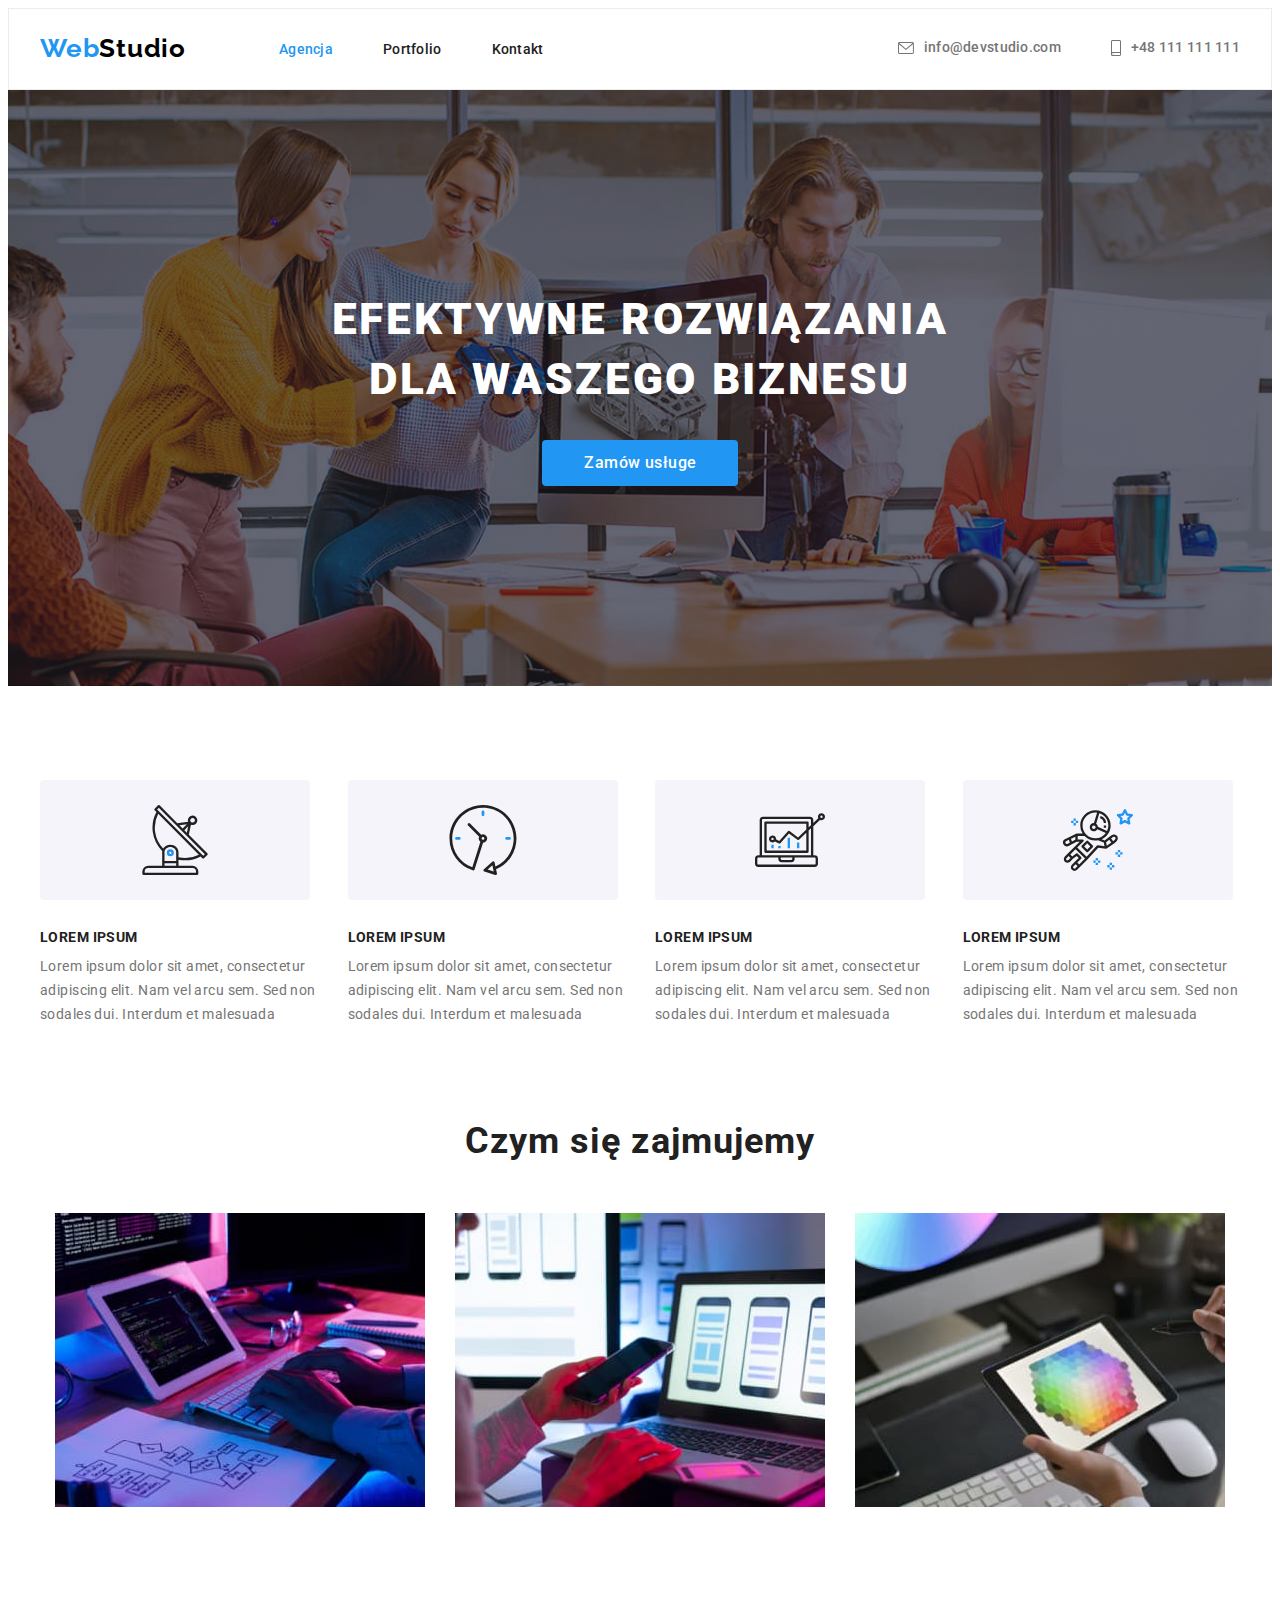
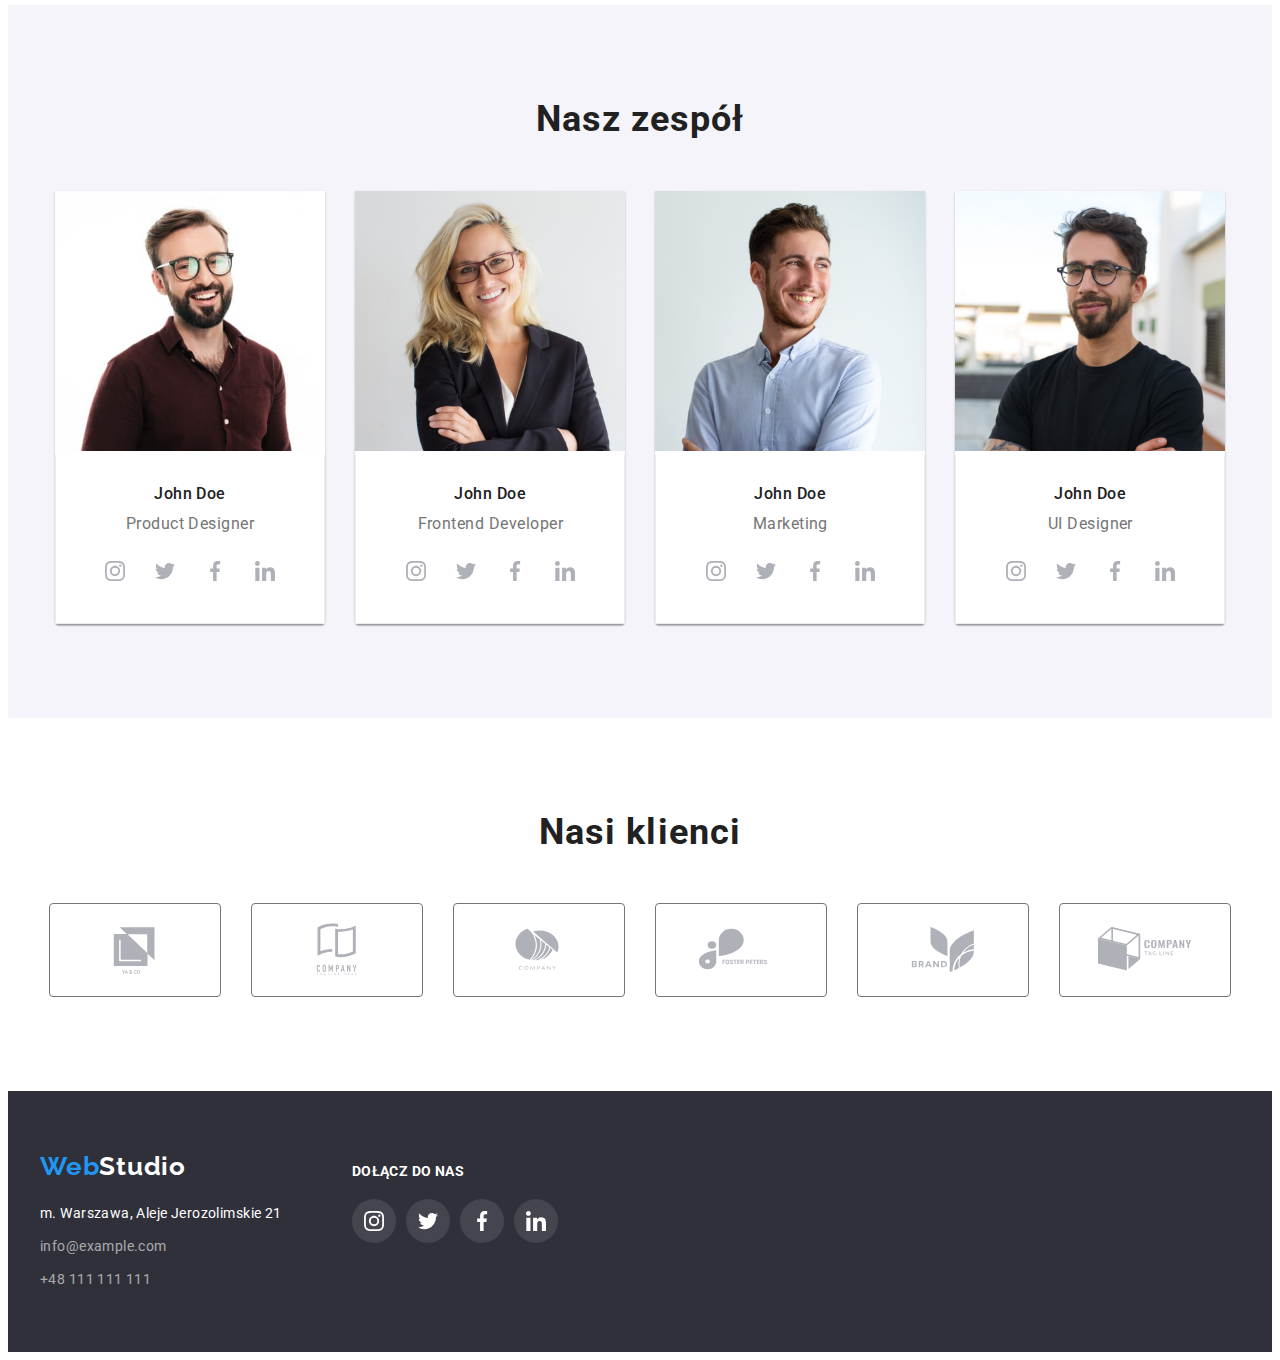
<file: index.html>
<!DOCTYPE html>
<html lang="en">
  <head>
    <meta charset="UTF-8" />
    <meta http-equiv="X-UA-Compatible" content="IE=edge" />
    <meta name="viewport" content="width=device-width, initial-scale=1.0" />
    <link
      rel="stylesheet"
      href="https://cdnjs.cloudflare.com/ajax/libs/modern-normalize/1.1.0/modern-normalize.min.css"
      integrity="sha512-wpPYUAdjBVSE4KJnH1VR1HeZfpl1ub8YT/NKx4PuQ5NmX2tKuGu6U/JRp5y+Y8XG2tV+wKQpNHVUX03MfMFn9Q=="
      crossorigin="anonymous"
      referrerpolicy="no-referrer"
    />
    <link rel="preconnect" href="https://fonts.googleapis.com" />
    <link rel="preconnect" href="https://fonts.gstatic.com" crossorigin />
    <link
      href="https://fonts.googleapis.com/css2?family=Raleway:ital,wght@0,700;1,700&family=Roboto:ital,wght@0,400;0,500;0,700;0,900;1,400;1,500;1,700;1,900&display=swap"
      rel="stylesheet"
    />
    <link rel="stylesheet" href="./css/styles.css" />
    <title>Studio</title>
  </head>
  <body>
    <header class="top">
      <section class="container flex">
        <nav class="navigation">
          <a class="logo" href="index.html"
            ><span class="color-logo">Web</span>Studio</a
          >
          <ul class="list nav">
            <li><a class="header-item current" href="index.html">Agencja</a></li>
            <li>
              <a class="header-item" href="portfolio.html">Portfolio</a>
            </li>
            <li><a class="header-item" href="/">Kontakt</a></li>
          </ul>
        </nav>
        <ul class="list nav">
          <li>
            <a class="contact-header" href="mailto:info@devstudio.com">
              <svg class="contact-icon" width="16" height="12"><use href="images/icons.svg#icon-mail"></use></svg>
              info@devstudio.com
            </a>
          </li>
          <li>
          <a class="contact-header" href="tel:+48111111111"><svg class="contact-icon" width="10" height="16">
            <use
                href="images/icons.svg#icon-smartphone1"
            ></use></svg
        >+48 111 111 111</a>
          </li>
        </ul>
      </section>
    </header>
    <main>
      <section class="topic-container">
        <div class="container">
          <h1 class="topic">Efektywne rozwiązania <br />
            dla waszego biznesu</h1>
          <button class="main-button" type="button">Zamów usługe</button>
        </div>
      </section>

      <section class="text-containter">
        <h2 class="visually-hidden">
          Lorem ipsum dolor, sit amet consectetur adipisicing elit. Veritatis
          dicta autem ipsam, quae excepturi iste.
        </h2>
        <ul class="list container lorem">
          <li>
            <div class="description-icon">
              <svg
                  class="icon icon-antenna"
                  width="70"
                  height="70"
              >
                  <use
                      xlink:href="images/icons.svg#icon-antenna"
                  ></use>
              </svg>
          </div>
            <span class="list-item">LOREM IPSUM</span>
            <p class="list-content">
              Lorem ipsum dolor sit amet, consectetur adipiscing elit. Nam vel
              arcu sem. Sed non sodales dui. Interdum et malesuada
            </p>
          </li>
          <li>
            <div class="description-icon">
              <svg class="icon icon-clock" width="70" height="70">
                  <use
                      xlink:href="images/icons.svg#icon-clock"
                  ></use>
              </svg>
          </div>
            <span class="list-item">LOREM IPSUM</span>
            <p class="list-content">
              Lorem ipsum dolor sit amet, consectetur adipiscing elit. Nam vel
              arcu sem. Sed non sodales dui. Interdum et malesuada
            </p>
          </li>
          <li>
            <div class="description-icon">
              <svg
                  class="icon icon-diagram"
                  width="70"
                  height="70"
              >
                  <use
                      xlink:href="images/icons.svg#icon-diagram"
                  ></use>
              </svg>
          </div>
            <span class="list-item">LOREM IPSUM</span>
            <p class="list-content">
              Lorem ipsum dolor sit amet, consectetur adipiscing elit. Nam vel
              arcu sem. Sed non sodales dui. Interdum et malesuada
            </p>
          </li>
          <li>
            <div class="description-icon">
              <svg
                  class="icon icon-astronaut"
                  width="70"
                  height="70"
              >
                  <use
                      xlink:href="images/icons.svg#icon-astronaut"
                  ></use>
              </svg>
          </div>
            <span class="list-item">LOREM IPSUM</span>
            <p class="list-content">
              Lorem ipsum dolor sit amet, consectetur adipiscing elit. Nam vel
              arcu sem. Sed non sodales dui. Interdum et malesuada
            </p>
          </li>
        </ul>
      </section>
      <section class="section">
        <div class="container">
          <h2 class="job caption">Czym się zajmujemy</h2>
          <ul class="list pictures">
            <li>
              <img
                src="images/desk_with_keyboard.jpg"
                alt="biurko z klawiaturą i monitorem"
                height="294"
              />
            </li>
            <li>
              <img
                src="images/desk_with_laptop.jpg"
                alt="laptop leżący na biurku"
                height="294"
              />
            </li>
            <li>
              <img
                src="images/desk_with_tablet.jpg"
                alt="tablet z wyborem kolorów"
                height="294"
              />
            </li>
          </ul>
        </div>
      </section>
      <section class="employees-section section">
        <div class="container">
        <span class="caption">Nasz zespół</span>
        <ul class="list pictures">
          <li class="pictures-item">
            <img
              src="images/john_doe_the_man_with_glasses_first.jpg"
              alt="John Doe mężczyzna z okularami"
              height="260"
            />
            <div class="section-wrapper">
              <span class="section-item">John Doe</span>
              <span class="section-content">Product Designer</span>
              <ul class="team-contact list">
                <li class="team-list-icon">
                    <svg
                        class="team-icon"
                        width="20"
                        height="20"
                    >
                        <use
                            xlink:href="images/icons.svg#icon-instagram"
                        ></use>
                    </svg>
                </li>
                <li class="team-list-icon">
                    <svg
                        class="team-icon"
                        width="20"
                        height="20"
                    >
                        <use
                            xlink:href="images/icons.svg#icon-twitter"
                        ></use>
                    </svg>
                </li>
                <li class="team-list-icon">
                    <svg
                        class="team-icon icon-facebook"
                        width="20"
                        height="20"
                    >
                        <use
                            xlink:href="images/icons.svg#icon-facebook"
                        ></use>
                    </svg>
                </li>
                <li class="team-list-icon">
                    <svg
                        class="team-icon icon-linkedin"
                        width="20"
                        height="20"
                    >
                        <use
                            xlink:href="images/icons.svg#icon-linkedin"
                        ></use>
                    </svg>
                </li>
            </ul>
            </div>
          </li>
          <li class="pictures-item">
            <img
              src="images/john_doe_woman.jpg"
              alt="John Doe kobieta z okularami"
              height="260"
            />
            <div class="section-wrapper">
            <span class="section-item">John Doe</span>
            <span class="section-content">Frontend Developer</span>
            <ul class="team-contact list">
              <li class="team-list-icon">
                  <svg
                      class="team-icon icon-instagram"
                      width="20"
                      height="20"
                  >
                      <use
                          xlink:href="images/icons.svg#icon-instagram"
                      ></use>
                  </svg>
              </li>
              <li class="team-list-icon">
                  <svg
                      class="team-icon icon-twitter"
                      width="20"
                      height="20"
                  >
                      <use
                          xlink:href="images/icons.svg#icon-twitter"
                      ></use>
                  </svg>
              </li>
              <li class="team-list-icon">
                  <svg
                      class="team-icon icon-facebook"
                      width="20"
                      height="20"
                  >
                      <use
                          xlink:href="images/icons.svg#icon-facebook"
                      ></use>
                  </svg>
              </li>
              <li class="team-list-icon">
                  <svg
                      class="team-icon icon-linkedin"
                      width="20"
                      height="20"
                  >
                      <use
                          xlink:href="images/icons.svg#icon-linkedin"
                      ></use>
                  </svg>
              </li>
          </ul>
          </div>
          </li>
          <li class="pictures-item">
            <img
              src="images/john_doe_man_without_glasses.jpg"
              alt="John Doe mężczyzna bez okularów"
              height="260"
            />
            <div class="section-wrapper">
            <span class="section-item">John Doe</span>
            <span class="section-content">Marketing</span>
            <ul class="team-contact list">
              <li class="team-list-icon">
                  <svg
                      class="team-icon icon-instagram"
                      width="20"
                      height="20"
                  >
                      <use
                          xlink:href="images/icons.svg#icon-instagram"
                      ></use>
                  </svg>
              </li>
              <li class="team-list-icon">
                  <svg
                      class="team-icon icon-twitter"
                      width="20"
                      height="20"
                  >
                      <use
                          xlink:href="images/icons.svg#icon-twitter"
                      ></use>
                  </svg>
              </li>
              <li class="team-list-icon">
                  <svg
                      class="team-icon icon-facebook"
                      width="20"
                      height="20"
                  >
                      <use
                          xlink:href="images/icons.svg#icon-facebook"
                      ></use>
                  </svg>
              </li>
              <li class="team-list-icon">
                  <svg
                      class="team-icon icon-linkedin"
                      width="20"
                      height="20"
                  >
                      <use
                          xlink:href="images/icons.svg#icon-linkedin"
                      ></use>
                  </svg>
              </li>
          </ul>
            </div>
          </li>
          <li class="pictures-item">
            <img
              src="images/john_doe_the_man_with_glasses_second.jpg"
              alt="John Doe mężczyzna z okularami"
              height="260"
            />
            <div class="section-wrapper">
            <span class="section-item">John Doe</span>
            <span class="section-content">UI Designer</span>
            <ul class="team-contact list">
              <li class="team-list-icon">
                  <svg
                      class="team-icon icon-instagram"
                      width="20"
                      height="20"
                  >
                      <use
                          xlink:href="images/icons.svg#icon-instagram"
                      ></use>
                  </svg>
              </li>
              <li class="team-list-icon">
                  <svg
                      class="team-icon icon-twitter"
                      width="20"
                      height="20"
                  >
                      <use
                          xlink:href="images/icons.svg#icon-twitter"
                      ></use>
                  </svg>
              </li>
              <li class="team-list-icon">
                  <svg
                      class="team-icon icon-facebook"
                      width="20"
                      height="20"
                  >
                      <use
                          xlink:href="images/icons.svg#icon-facebook"
                      ></use>
                  </svg>
              </li>
              <li class="team-list-icon">
                  <svg
                      class="team-icon icon-linkedin"
                      width="20"
                      height="20"
                  >
                      <use
                          xlink:href="images/icons.svg#icon-linkedin"
                      ></use>
                  </svg>
              </li>
          </ul>
            </div>
          </li>
        </ul>
      </section>
      <section class="clients section">
        <h2 class="caption">Nasi klienci</h2>
        <ul class="clients-list list">
            <li class="clients-item">
                <svg
                    class="clients-icon icon-logo1"
                    width="106"
                    height="60,04"
                >
                    <use xlink:href="images/icons.svg#icon-logo1"></use>
                </svg>
            </li>
            <li class="clients-item">
                <svg
                    class="clients-icon icon-logo2"
                    width="106"
                    height="60,04"
                >
                    <use xlink:href="images/icons.svg#icon-logo2"></use>
                </svg>
            </li>
            <li class="clients-item">
                <svg
                    class="clients-icon icon-logo3"
                    width="106"
                    height="60,04"
                >
                    <use xlink:href="images/icons.svg#icon-logo3"></use>
                </svg>
            </li>
            <li class="clients-item">
                <svg
                    class="clients-icon icon-logo4"
                    width="106"
                    height="60,04"
                >
                    <use xlink:href="images/icons.svg#icon-logo4"></use>
                </svg>
            </li>
            <li class="clients-item">
                <svg
                    class="clients-icon icon-logo5"
                    width="106"
                    height="60,04"
                >
                    <use xlink:href="images/icons.svg#icon-logo5"></use>
                </svg>
            </li>
            <li class="clients-item">
                <svg
                    class="clients-icon icon-logo6"
                    width="106"
                    height="60,04"
                >
                    <use xlink:href="images/icons.svg#icon-logo6"></use>
                </svg>
            </li>
        </ul>
    </section>
    </main>
    <footer class="bottom-of-the-page">
      <section class="container footer-flex">
        <div class="our-address">
        <a class="logo" href="/"><span class="color-logo">Web</span>Studio</a>
        <div class="adress-wrapper">
          <address class="information">
          <ul class="list">
            <li class="address city">m. Warszawa, Aleje Jerozolimskie 21</li>
            <li class="email">
              <a class="address-footer" href="mailto:info@example.com"
              >info@example.com</a
              >
            </li>
            <li>
              <a class="address-footer" href="tel:+48111111111"
              >+48 111 111 111</a
              >
            </li>
          </ul>
          </address>
        </div>
        </div>
        <div class="join-main">
          <p class="address-join">Dołącz do nas</p>
          <ul class="address-contact list">
              <li class="address-join-item">
                  <svg
                      class="address-icon icon-instagram"
                      width="20"
                      height="20"
                  >
                      <use
                          xlink:href="images/icons.svg#icon-instagram"
                      ></use>
                  </svg>
              </li>
              <li class="address-join-item">
                  <svg
                      class="address-icon"
                      width="20"
                      height="20"
                  >
                      <use
                          xlink:href="images/icons.svg#icon-twitter"
                      ></use>
                  </svg>
              </li>
              <li class="address-join-item">
                  <svg
                      class="address-icon"
                      width="20"
                      height="20"
                  >
                      <use
                          xlink:href="images/icons.svg#icon-facebook"
                      ></use>
                  </svg>
              </li>
              <li class="address-join-item">
                  <svg
                      class="address-icon"
                      width="20"
                      height="20"
                  >
                      <use
                          xlink:href="images/icons.svg#icon-linkedin"
                      ></use>
                  </svg>
              </li>
          </ul>
      </div>
      </section>
    </footer>
  </body>
</html>
</file>
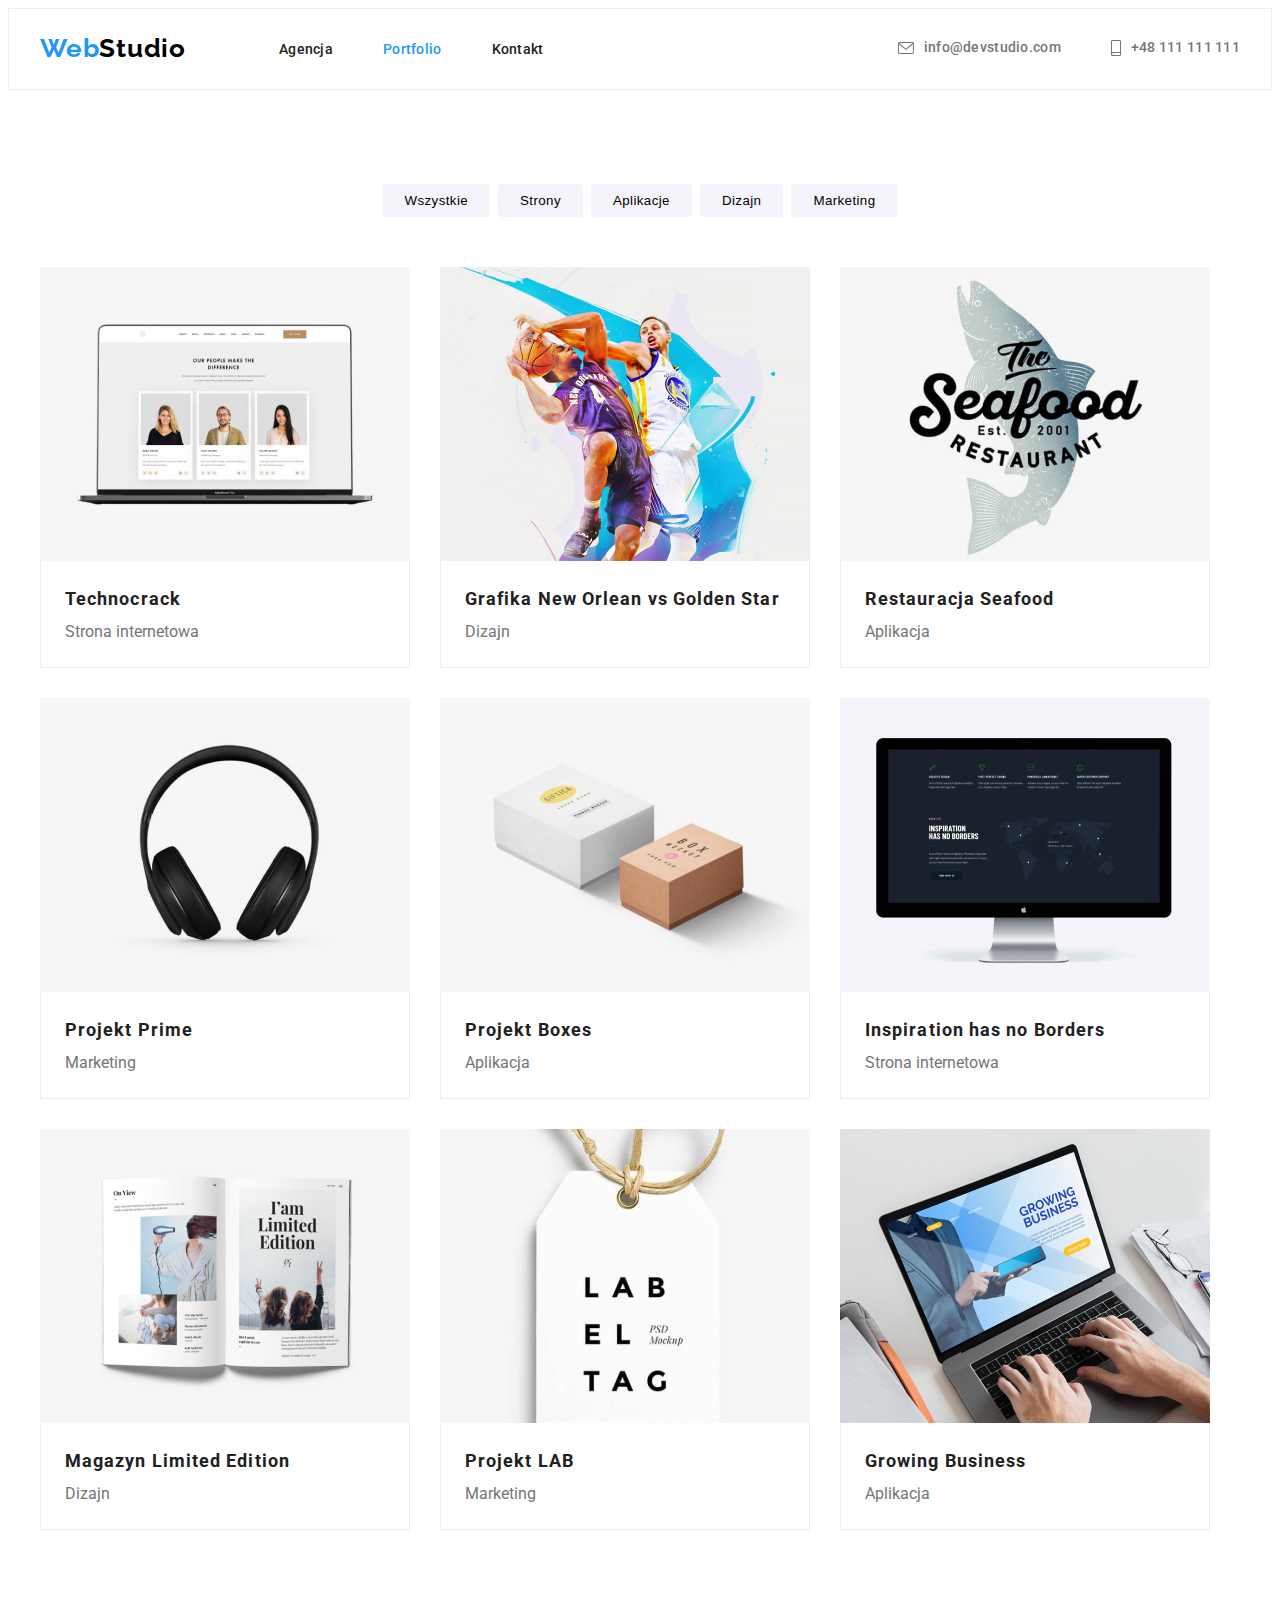
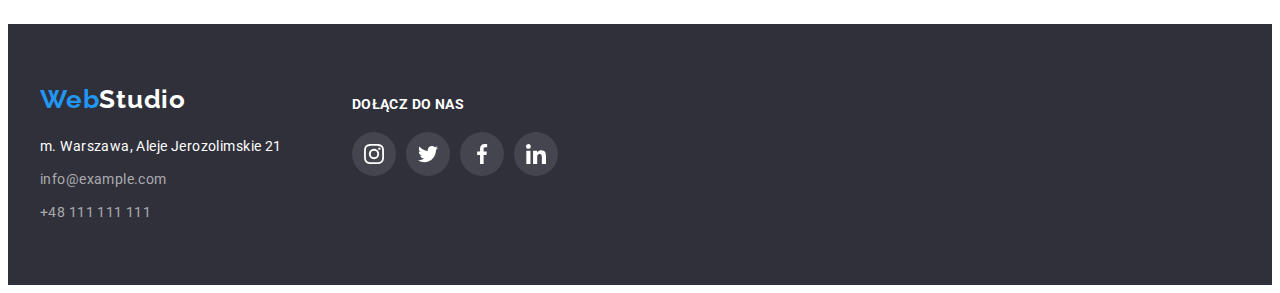
<file: portfolio.html>
<!DOCTYPE html>
<html lang="en">
  <head>
    <meta charset="UTF-8" />
    <meta http-equiv="X-UA-Compatible" content="IE=edge" />
    <meta name="viewport" content="width=device-width, initial-scale=1.0" />
    <link
      rel="stylesheet"
      href="https://cdnjs.cloudflare.com/ajax/libs/modern-normalize/1.1.0/modern-normalize.min.css"
      integrity="sha512-wpPYUAdjBVSE4KJnH1VR1HeZfpl1ub8YT/NKx4PuQ5NmX2tKuGu6U/JRp5y+Y8XG2tV+wKQpNHVUX03MfMFn9Q=="
      crossorigin="anonymous"
      referrerpolicy="no-referrer"
    />
    <link rel="preconnect" href="https://fonts.googleapis.com" />
    <link rel="preconnect" href="https://fonts.gstatic.com" crossorigin />
    <link
      href="https://fonts.googleapis.com/css2?family=Raleway:ital,wght@0,700;1,700&family=Roboto:ital,wght@0,400;0,500;0,700;0,900;1,400;1,500;1,700;1,900&display=swap"
      rel="stylesheet"
    />
        <link rel="stylesheet" href="./css/styles.css" />
    <title>Document</title>
  </head>
  <body class="portfolio-background">
    <header class="top">
      <section class="container flex">
        <nav class="navigation">
          <a class="logo" href="index.html"
            ><span class="color-logo">Web</span>Studio</a
          >
          <ul class="list nav">
            <li><a class="header-item" href="index.html">Agencja</a></li>
            <li>
              <a class="header-item current" href="portfolio.html">Portfolio</a>
            </li>
            <li><a class="header-item" href="/">Kontakt</a></li>
          </ul>
        </nav>
        <ul class="list nav">
          <li>
            <a class="contact-header" href="mailto:info@devstudio.com">
              <svg class="contact-icon" width="16" height="12"><use href="images/icons.svg#icon-mail"></use></svg>
              info@devstudio.com
            </a>
          </li>
          <li>
          <a class="contact-header" href="tel:+48111111111"><svg class="contact-icon" width="10" height="16">
            <use
                href="images/icons.svg#icon-smartphone1"
            ></use></svg
        >+48 111 111 111</a>
          </li>
        </ul>
      </section>
    </header>
    <main class="main container">
      <h1 class="visually-hidden">Portfolio</h1>
      <section class="section">
        <ul class="list option">
          <li>
            <button class="menu-button" type="button" href="/">
              Wszystkie
            </button>
          </li>
          <li>
            <button class="menu-button" type="button" href="/">Strony</button>
          </li>
          <li>
            <button class="menu-button" type="button" href="/">
              Aplikacje
            </button>
          </li>
          <li>
            <button class="menu-button" type="button" href="/">Dizajn</button>
          </li>
          <li>
            <button class="menu-button" type="button" href="/">
              Marketing
            </button>
          </li>
        </ul>
        <ul class="list resource">
          <li class="resource-item">
            <img class="project-image"
              src="images/technocrack_image.jpg"
              alt="Laptop z stroną internetową"
              height="294"
            />
            <div class="portfolio-information">
            <span class="section-name">Technocrack</span>
            <span class="section-name-content">Strona internetowa</span>
            </div
          </li>
          <li class="resource-item">
            <img class="project-image"
              src="images/grafika_new_orlean_vs_golden_star_image.jpg"
              alt="Dwóch zawodników koszykówki"
              height="294"
            />
            <div class="portfolio-information">
            <span class="section-name">Grafika New Orlean vs Golden Star</span>
            <span class="section-name-content">Dizajn</span>
          </div>
          </li>
          <li class="resource-item">
            <img class="project-image"
              src="images/logo_seafood_image.jpg"
              alt="Logo restauracji Seafood"
              height="294"
            />
            <div class="portfolio-information">
            <span class="section-name">Restauracja Seafood</span>
            <span class="section-name-content">Aplikacja</span>
          </div>
          </li>
          <li class="resource-item">
            <img class="project-image"
              src="images/project_prime_image.jpg"
              alt="Zdjęcie słuchawek"
              height="294"
            />
            <div class="portfolio-information">
            <span class="section-name">Projekt Prime</span>
            <span class="section-name-content">Marketing</span>
          </div>
          </li>
          <li class="resource-item">
            <img class="project-image"
              src="images/project_boxes_image.jpg"
              alt="Zdjęcie dwóch pudełek"
              height="294"
            />
            <div class="portfolio-information">
            <span class="section-name">Projekt Boxes</span>
            <span class="section-name-content">Aplikacja</span>
          </div>
          </li>
          <li class="resource-item">
            <img class="project-image"
              src="images/inspiration_has_no_borders_image.jpg"
              alt="monitor z mapą świata"
              height="294"
            />
            <div class="portfolio-information">
            <span class="section-name">Inspiration has no Borders</span>
            <span class="section-name-content">Strona internetowa</span>
          </div>
          </li>
          <li class="resource-item">
            <img class="project-image"
              src="images/magazyn_limited_edition_image.jpg"
              alt="zdjęcie gazety"
              height="294"
            />
            <div class="portfolio-information">
            <span class="section-name">Magazyn Limited Edition</span>
            <span class="section-name-content">Dizajn</span>
          </div>
          </li>
          <li class="resource-item">
            <img class="project-image"
              src="images/project_lab_image.jpg"
              alt="logo Projekt LAB"
              height="294"
            />
            <div class="portfolio-information">
            <span class="section-name">Projekt LAB</span>
            <span class="section-name-content">Marketing</span>
          </div>
          </li>
          <li class="resource-item">
            <img class="project-image"
              src="images/growing_business_images.jpg"
              alt="lapotop z aplikacją Growing Business"
              height="294"
            />
            <div class="portfolio-information">
            <span class="section-name">Growing Business</span>
            <span class="section-name-content">Aplikacja</span>
          </div>
          </li>
        </ul>
      </section>
    </main>
    <footer class="bottom-of-the-page">
      <section class="container footer-flex">
        <div class="our-address">
        <a class="logo" href="/"><span class="color-logo">Web</span>Studio</a>
        <div class="adress-wrapper">
          <address class="information">
          <ul class="list">
            <li class="address city">m. Warszawa, Aleje Jerozolimskie 21</li>
            <li class="email">
              <a class="address-footer" href="mailto:info@example.com"
              >info@example.com</a
              >
            </li>
            <li>
              <a class="address-footer" href="tel:+48111111111"
              >+48 111 111 111</a
              >
            </li>
          </ul>
          </address>
        </div>
        </div>
        <div class="join-main">
          <p class="address-join">Dołącz do nas</p>
          <ul class="address-contact list">
              <li class="address-join-item">
                  <svg
                      class="address-icon icon-instagram"
                      width="20"
                      height="20"
                  >
                      <use
                          xlink:href="images/icons.svg#icon-instagram"
                      ></use>
                  </svg>
              </li>
              <li class="address-join-item">
                  <svg
                      class="address-icon"
                      width="20"
                      height="20"
                  >
                      <use
                          xlink:href="images/icons.svg#icon-twitter"
                      ></use>
                  </svg>
              </li>
              <li class="address-join-item">
                  <svg
                      class="address-icon"
                      width="20"
                      height="20"
                  >
                      <use
                          xlink:href="images/icons.svg#icon-facebook"
                      ></use>
                  </svg>
              </li>
              <li class="address-join-item">
                  <svg
                      class="address-icon"
                      width="20"
                      height="20"
                  >
                      <use
                          xlink:href="images/icons.svg#icon-linkedin"
                      ></use>
                  </svg>
              </li>
          </ul>
      </div>
      </section>
    </footer>
  </body>
</html>
</file>
<file: css/styles.css>
:root {
    --first-color: rgb(33, 150, 243);
    --second-color: rgb(33, 33, 33);
    --third-color: rgb(0, 0, 0);
    --fourth-color: rgb(117, 117, 117);
    --fifth-color: rgba(255, 255, 255, 0.6);
    --sixth-color: rgb(47, 48, 58);
    --seventh-color: rgb(255, 255, 255);
    --eight-color: rgb(229, 229, 229);
    --ninth-color: rgb(117, 117, 117);
    --tenth-color: rgb(245, 244, 250);
    --eleventh-color: rgba(47, 48, 58, 1);
    --twelve-color: rgba(175, 177, 184, 1);
}
h1,
h2,
h3,
h4,
h5,
h6,
p,
ul {
    margin: 0;
    padding: 0;
    border: 0;
}
body {
    font-family: Roboto, sans-serif;
    color: var(--second-color);
}
.flex,
.navigation {
    align-items: center;
    display: flex;
}
.portfolio-background,
.top {
    background-color: var(--brand-color-white);
}
.color-logo,
.logo {
    font-family: Raleway;
    font-weight: 700;
    font-size: 26px;
    line-height: 1.19;
}
.contact-icon {
    fill: var(--ninth-color);
}
.team-icon,
.clients-icon {
    fill: var(--twelve-color);
}
.clients-item:focus .clients-icon,
.clients-item:hover .clients-icon,
.contact-header:hover > .contact-icon {
    fill: var(--first-color);
}
.address-join,
.list-item,
.topic {
    text-transform: uppercase;
}
.clients-item,
.main-button,
.menu-button,
.team-list-icon {
    cursor: pointer;
}
.resource-item:hover,
.resource-item:focus {
    box-shadow: 0px 4px 4px rgba(0, 0, 0, 0.25);
    cursor: pointer;
}
.container {
    width: 100%;
    max-width: 1200px;
    margin: auto;
    padding: 0 15px;
}
.flex {
    justify-content: space-between;
}
.top {
    display: flex;
    padding-top: 24px;
    padding-bottom: 25px;
    border: 1px solid #ececec;
}
.navigation {
    justify-content: space-between;
    gap: 93px;
}
.list {
    list-style-type: none;
}
.nav {
    display: flex;
    gap: 50px;
}
.logo {
    color: var(--third-color);
    letter-spacing: 0.03em;
    text-decoration: none;
}
.color-logo {
    color: var(--first-color);
}
.contact-header,
.header-item {
    font-weight: 500;
    font-size: 14px;
    line-height: 1.14;
    letter-spacing: 0.02em;
    text-decoration: none;
}
.header-item {
    color: var(--second-color);
}
.address-footer:hover,
.contact-header:focus,
.contact-header:hover,
.current,
.header-item:focus,
.header-item:hover {
    color: var(--first-color);
}
.contact-icon {
    margin-right: 10px;
}
.contact-header {
    font-style: normal;
    display: flex;
    align-items: center;
    color: var(--fourth-color);
}
.main-button,
.topic {
    color: var(--seventh-color);
}
.contact-header:focus.contact-icon {
    fill: var(--first-color);
}
.topic-container {
    background-color: var(--eleventh-color);
    background-image: linear-gradient(
            rgba(47, 48, 58, 0.4),
            rgba(47, 48, 58, 0.4)
        ),
        url(../images/background-image.jpg);
    background-position: center;
    background-repeat: no-repeat;
    padding-top: 200px;
    padding-bottom: 200px;
}
.address-join-item:hover,
.main-button,
.team-list-icon:hover,
.team-list-icon:hover .team-icon {
    background-color: var(--first-color);
}
.topic-container > .container {
    display: flex;
    flex-direction: column;
    justify-content: center;
    align-items: center;
    gap: 30px;
}
.topic {
    font-size: 44px;
    font-weight: 900;
    line-height: 1.36;
    text-align: center;
    letter-spacing: 0.06em;
}
.main-button {
    font-family: Roboto, sans-serif;
    border: var(--sixth-color);
    font-style: normal;
    font-weight: 500;
    font-size: 16px;
    line-height: 1.62;
    text-align: center;
    letter-spacing: 0.03em;
    border: none;
    padding: 10px 41px 10px 42px;
    border-radius: 4px;
}
.list-content,
.list-item {
    font-style: normal;
    font-size: 14px;
}
.text-containter {
    background-color: var(--brand-color-white);
    padding-top: 94px;
}
.description-icon {
    width: 270px;
    height: 120px;
    background-color: var(--tenth-color);
    align-items: center;
    display: flex;
    justify-content: center;
    border-radius: 4px;
}
.lorem,
.pictures {
    display: flex;
    gap: 30px;
}
.caption,
.list-item {
    display: block;
    letter-spacing: 0.03em;
}
.list-item {
    font-weight: 700;
    line-height: 1.14;
    margin-bottom: 10px;
    margin-top: 30px;
}
.list-content {
    font-weight: 400;
    line-height: 1.71;
    letter-spacing: 0.03em;
    color: var(--ninth-color);
}
.caption,
.section-item {
    font-style: normal;
    color: var(--second-color);
}
.caption {
    font-weight: 700;
    font-size: 36px;
    line-height: 1.16;
    text-align: center;
    padding-bottom: 50px;
}
.section-content,
.section-item {
    font-size: 16px;
    text-align: center;
}
.section {
    padding-top: 94px;
    padding-bottom: 94px;
}
.pictures-item {
    background-color: var(--seventh-color);
    box-shadow: 0 1px 3px rgb(0 0 0 / 12%), 0 1px 1px rgb(0 0 0 / 14%),
        0 2px 1px rgb(0 0 0 / 20%);
    border-radius: 0 0 4px 4px;
}
.menu-button {
    font-weight: 500;
    line-height: 1.6;
    background-color: var(--tenth-color);
    border: none;
    text-align: center;
    letter-spacing: 0.03em;
    padding: 6px 22px;
    border-radius: 4px;
}
.clients-list {
    display: flex;
    justify-content: center;
    gap: 30px;
}
.clients-item {
    width: 170px;
    height: 92px;
    border: 1px solid var(--ninth-color);
    display: flex;
    justify-content: center;
    align-content: center;
    border-radius: 4px;
}
.clients-item:hover {
    border-color: var(--first-color);
}
.menu-button:active,
.menu-button:focus,
.menu-button:hover {
    background-color: var(--first-color);
    color: var(--seventh-color);
}
.portfolio-information,
.project-information {
    border-bottom: 1px solid #ececec;
    border-left: 1px solid #ececec;
    border-right: 1px solid #ececec;
    padding: 20px 24px;
    display: block;
}
.employees-section {
    text-align: center;
    background: var(--tenth-color);
}
.section-item {
    display: block;
    font-weight: 500;
    line-height: 1.18;
    letter-spacing: 0.03em;
    padding-bottom: 5px;
}
.address-footer,
.adress-wrapper,
.information,
.section-content {
    font-style: normal;
    font-weight: 400;
    letter-spacing: 0.03em;
}
.section-content {
    display: block;
    line-height: 19px;
    color: var(--ninth-color);
    padding-top: 5px;
    padding-bottom: 16px;
}
.address,
.address-footer,
.adress-wrapper,
.information {
    font-size: 14px;
    line-height: 1.71;
}
.address,
.bottom-of-the-page .logo {
    color: var(--seventh-color);
}
.bottom-of-the-page {
    background-color: var(--sixth-color);
    padding-top: 60px;
    padding-bottom: 60px;
    display: flex;
    align-content: center;
}
.adress-wrapper,
.information {
    color: var(--seventh-color);
}
.address-footer {
    color: rgba(255, 255, 255, 0.6);
    text-decoration: none;
}
.city {
    margin-top: 20px;
}
.email {
    margin-top: 9px;
    margin-bottom: 9px;
}
.section-name {
    display: block;
    font-weight: 700;
    font-size: 18px;
    line-height: 2;
    letter-spacing: 0.06em;
    color: var(--second-color);
}
.section-name-content {
    display: block;
    line-height: 1.88;
    color: var(--ninth-color);
}
.visually-hidden {
    position: absolute;
    width: 1px;
    height: 1px;
    margin: -1px;
    border: 0;
    padding: 0;
    white-space: nowrap;
    clip-path: inset(100%);
    clip: rect(0 0 0 0);
    overflow: hidden;
}
.pictures {
    display: flex;
    flex-direction: row;
    justify-content: center;
}
.option {
    margin-bottom: 50px;
    display: flex;
    justify-content: center;
    flex-wrap: wrap;
    gap: 8px;
}
.resource {
    display: flex;
    flex-wrap: wrap;
    gap: 30px;
}
.address-contact,
.address-join-item {
    gap: 10px;
    display: flex;
}
.section-wrapper {
    border-bottom: 1px solid #ececec;
    border-left: 1px solid #ececec;
    border-right: 1px solid #ececec;
    padding: 30px 32px;
}
.portfolio-information {
    border-bottom: 1px solid #ececec;
    border-left: 1px solid #ececec;
    border-right: 1px solid #ececec;
    padding: 20px 24px;
}
.team-contact {
    display: flex;
    justify-content: space-evenly;
}
.team-list-icon:hover .team-icon {
    fill: var(--seventh-color);
}
.team-list-icon {
    width: 44px;
    height: 44px;
    display: flex;
    align-items: center;
    justify-content: space-evenly;
    gap: 10px;
    border-radius: 50%;
}
.project-image {
    display: block;
}
.join-main {
    width: 206px;
    height: 80px;
}
.address-join {
    font-weight: 700;
    font-size: 14px;
    line-height: 16px;
    letter-spacing: 0.03em;
    color: var(--seventh-color);
    margin-bottom: 20px;
    margin-top: 12px;
}
.address-icon {
    fill: var(--seventh-color);
}
.address-join-item {
    background-color: rgba(255, 255, 255, 0.1);
    width: 44px;
    height: 44px;
    align-items: center;
    border-radius: 50%;
    justify-content: center;
    cursor: pointer;
}
.footer-flex {
    display: flex;
    align-content: center;
    gap: 70px;
}
</file>
